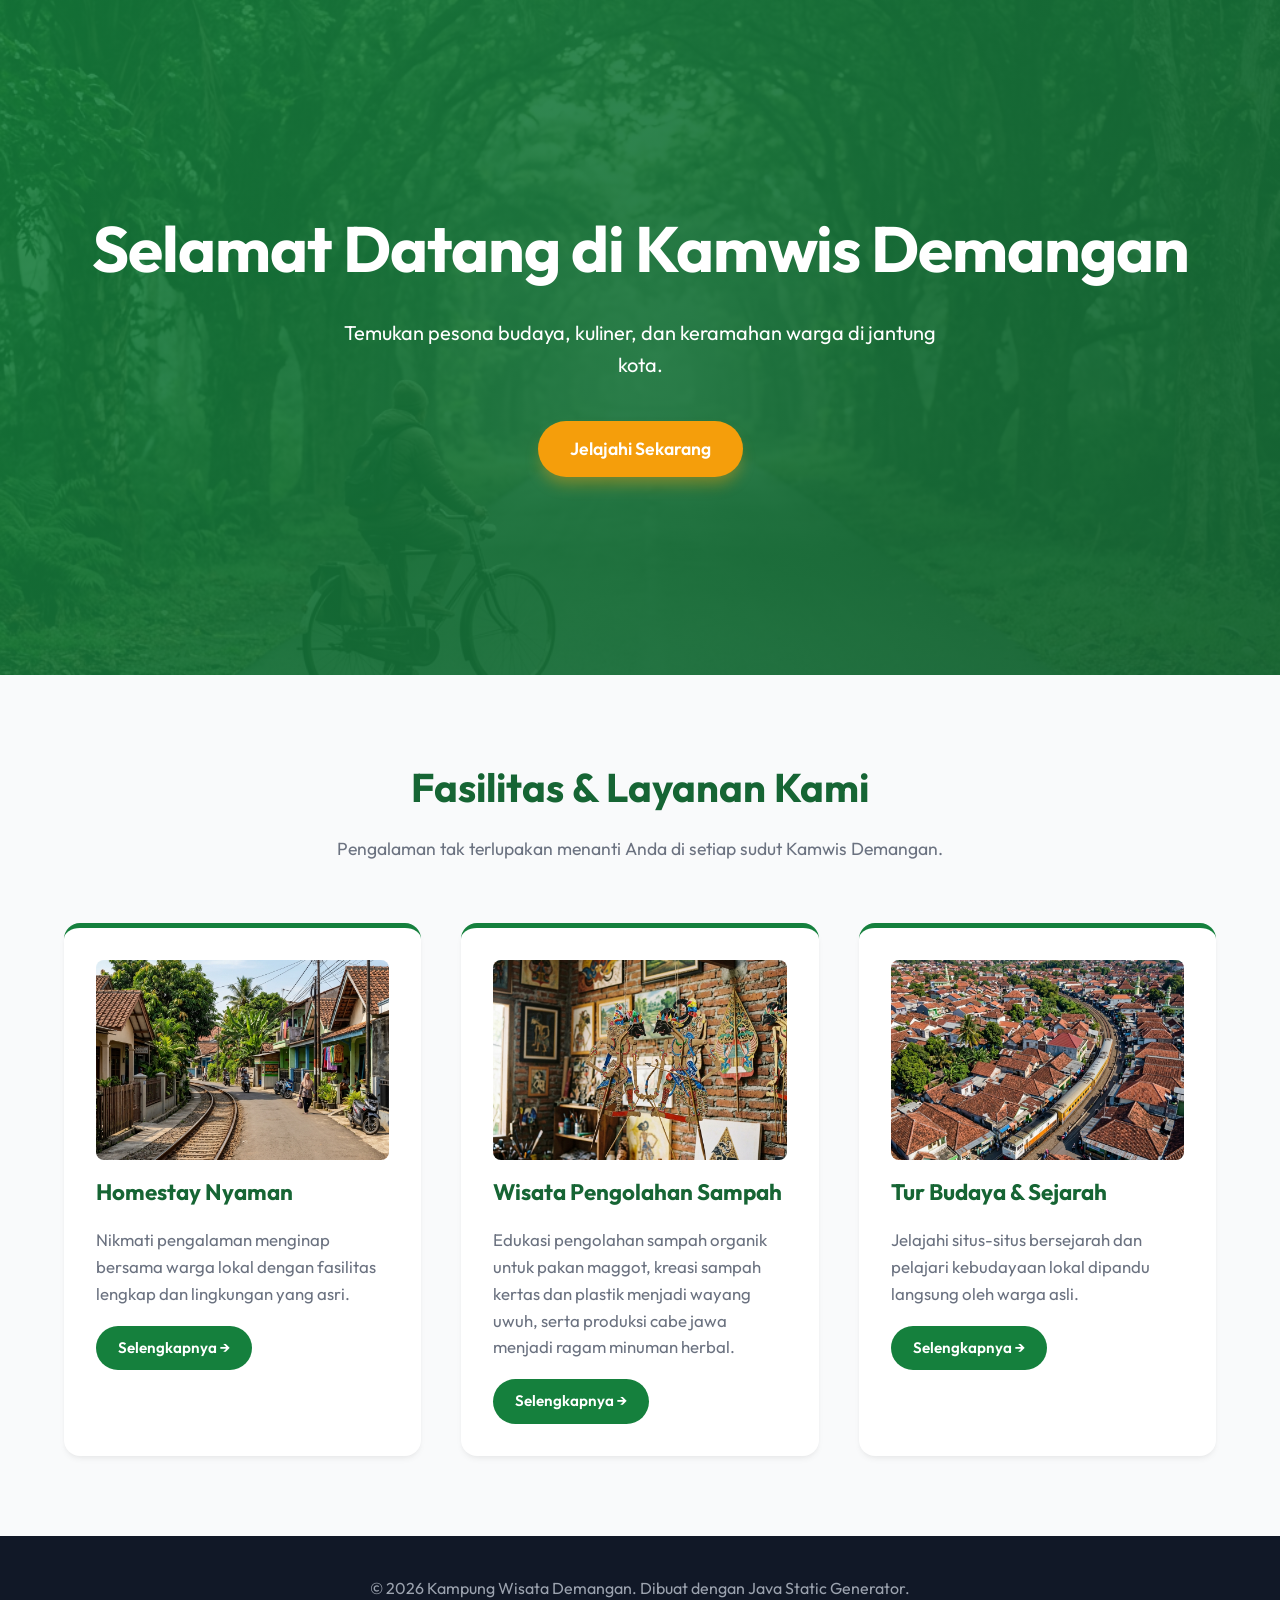
<file: output/index.html>
<!DOCTYPE html>
<html lang="id">
<head>
    <meta charset="UTF-8">
    <meta name="viewport" content="width=device-width, initial-scale=1.0">
    <title>Kampung Wisata Demangan</title>
    <!-- Font -->
    <link rel="preconnect" href="https://fonts.googleapis.com">
    <link rel="preconnect" href="https://fonts.gstatic.com" crossorigin>
    <link href="https://fonts.googleapis.com/css2?family=Outfit:wght@300;400;600;700&display=swap" rel="stylesheet">
    <!-- CSS -->
    <link rel="stylesheet" href="css/style.css">
    <link rel="stylesheet" href="css/detail.css">
</head>
<body>
    <header class="hero">
        <div class="hero-overlay"></div>
        <div class="hero-content">
            <h1>Selamat Datang di Kamwis Demangan</h1>
            <p>Temukan pesona budaya, kuliner, dan keramahan warga di jantung kota.</p>
            <a href="#fasilitas" class="btn-primary">Jelajahi Sekarang</a>
        </div>
    </header>

    <main class="container" id="fasilitas">
        <section class="facilities-section">
            <div class="section-header">
                <h2>Fasilitas & Layanan Kami</h2>
                <p>Pengalaman tak terlupakan menanti Anda di setiap sudut Kamwis Demangan.</p>
            </div>
            
            <div class="facilities-grid">
                <a href="homestay.html" class="card">
  <img src="images/homestay.jpg" alt="Homestay Nyaman" class="card-img">
  <h3>Homestay Nyaman</h3>
  <p>Nikmati pengalaman menginap bersama warga lokal dengan fasilitas lengkap dan lingkungan yang asri.</p>
  <span class="card-link">Selengkapnya →</span>
</a>
<a href="wisata-sampah.html" class="card">
  <img src="images/wayang-uwuh.jpg" alt="Wisata Pengolahan Sampah" class="card-img">
  <h3>Wisata Pengolahan Sampah</h3>
  <p>Edukasi pengolahan sampah organik untuk pakan maggot, kreasi sampah kertas dan plastik menjadi wayang uwuh, serta produksi cabe jawa menjadi ragam minuman herbal.</p>
  <span class="card-link">Selengkapnya →</span>
</a>
<a href="tur-budaya.html" class="card">
  <img src="images/tur-budaya.jpg" alt="Tur Budaya & Sejarah" class="card-img">
  <h3>Tur Budaya & Sejarah</h3>
  <p>Jelajahi situs-situs bersejarah dan pelajari kebudayaan lokal dipandu langsung oleh warga asli.</p>
  <span class="card-link">Selengkapnya →</span>
</a>

            </div>
        </section>
    </main>

    <footer>
        <div class="footer-content">
            <p>&copy; 2026 Kampung Wisata Demangan. Dibuat dengan Java Static Generator.</p>
        </div>
    </footer>
</body>
</html>
</file>
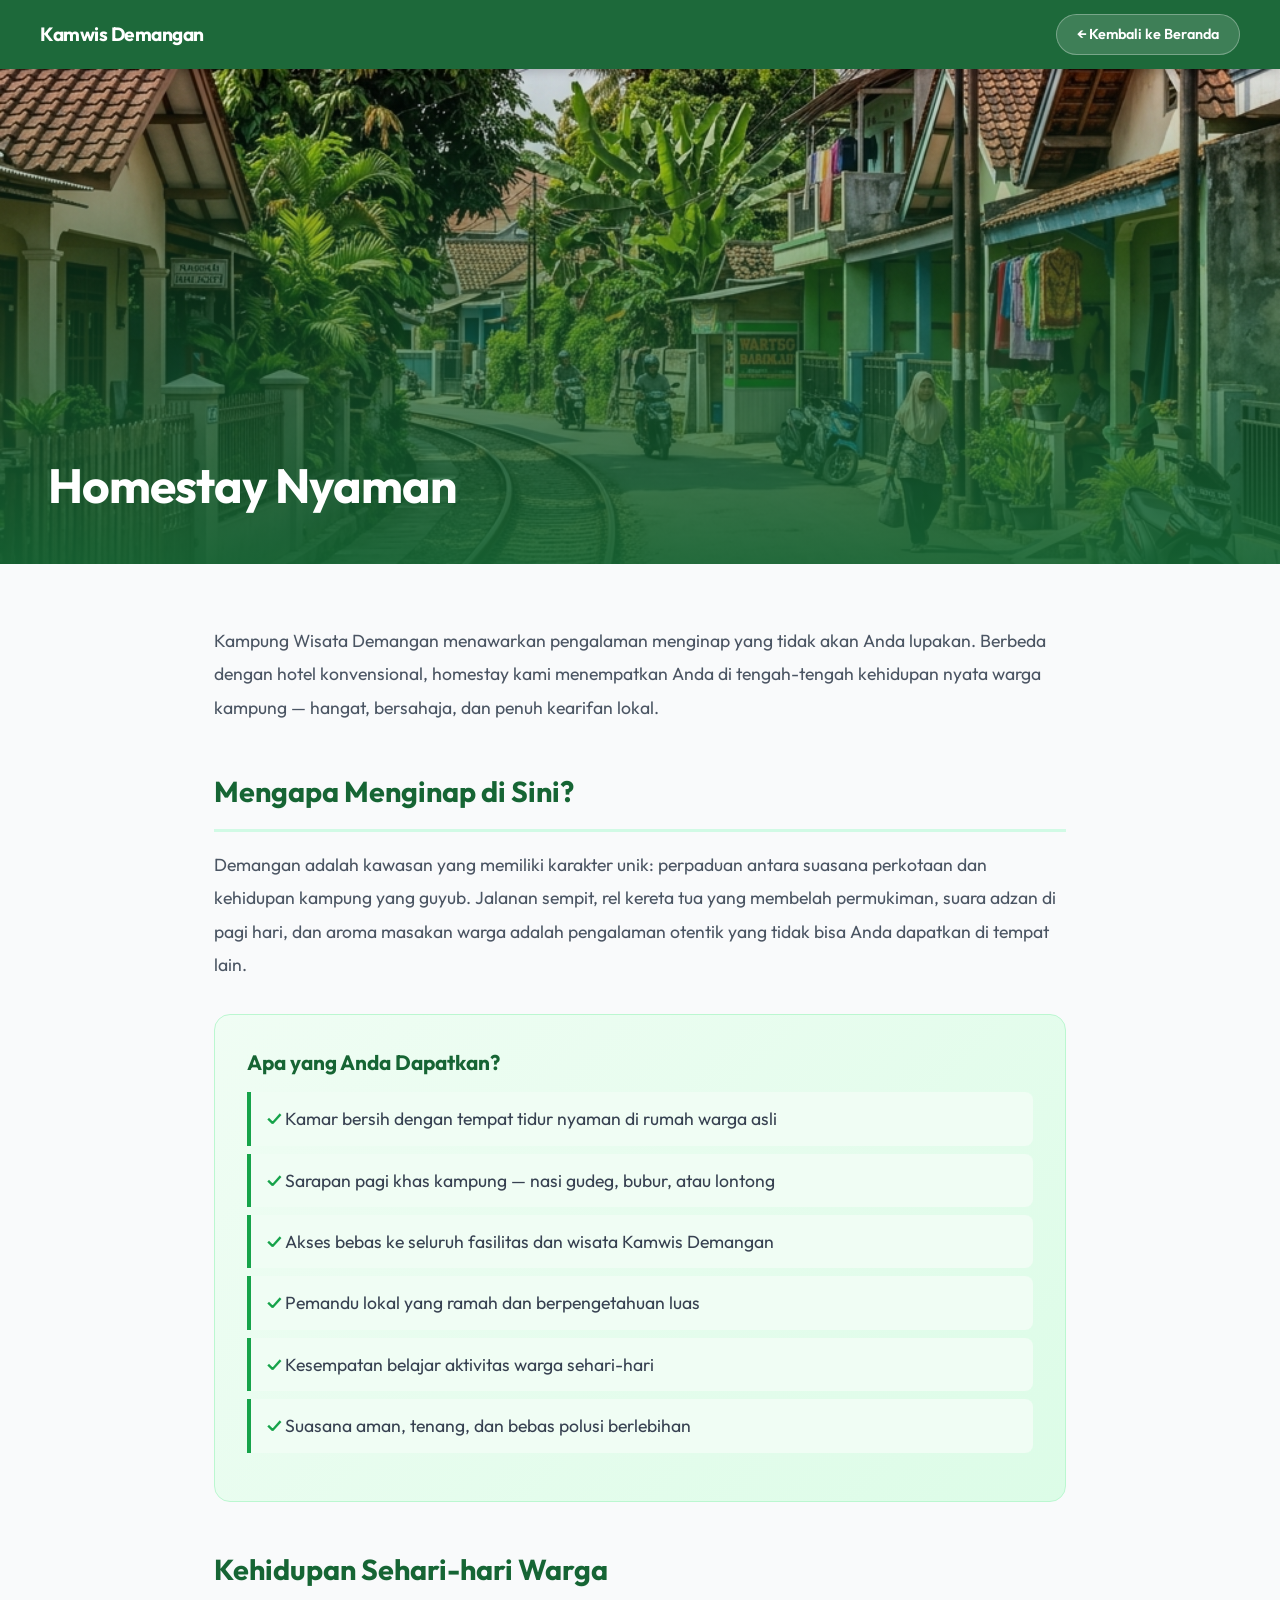
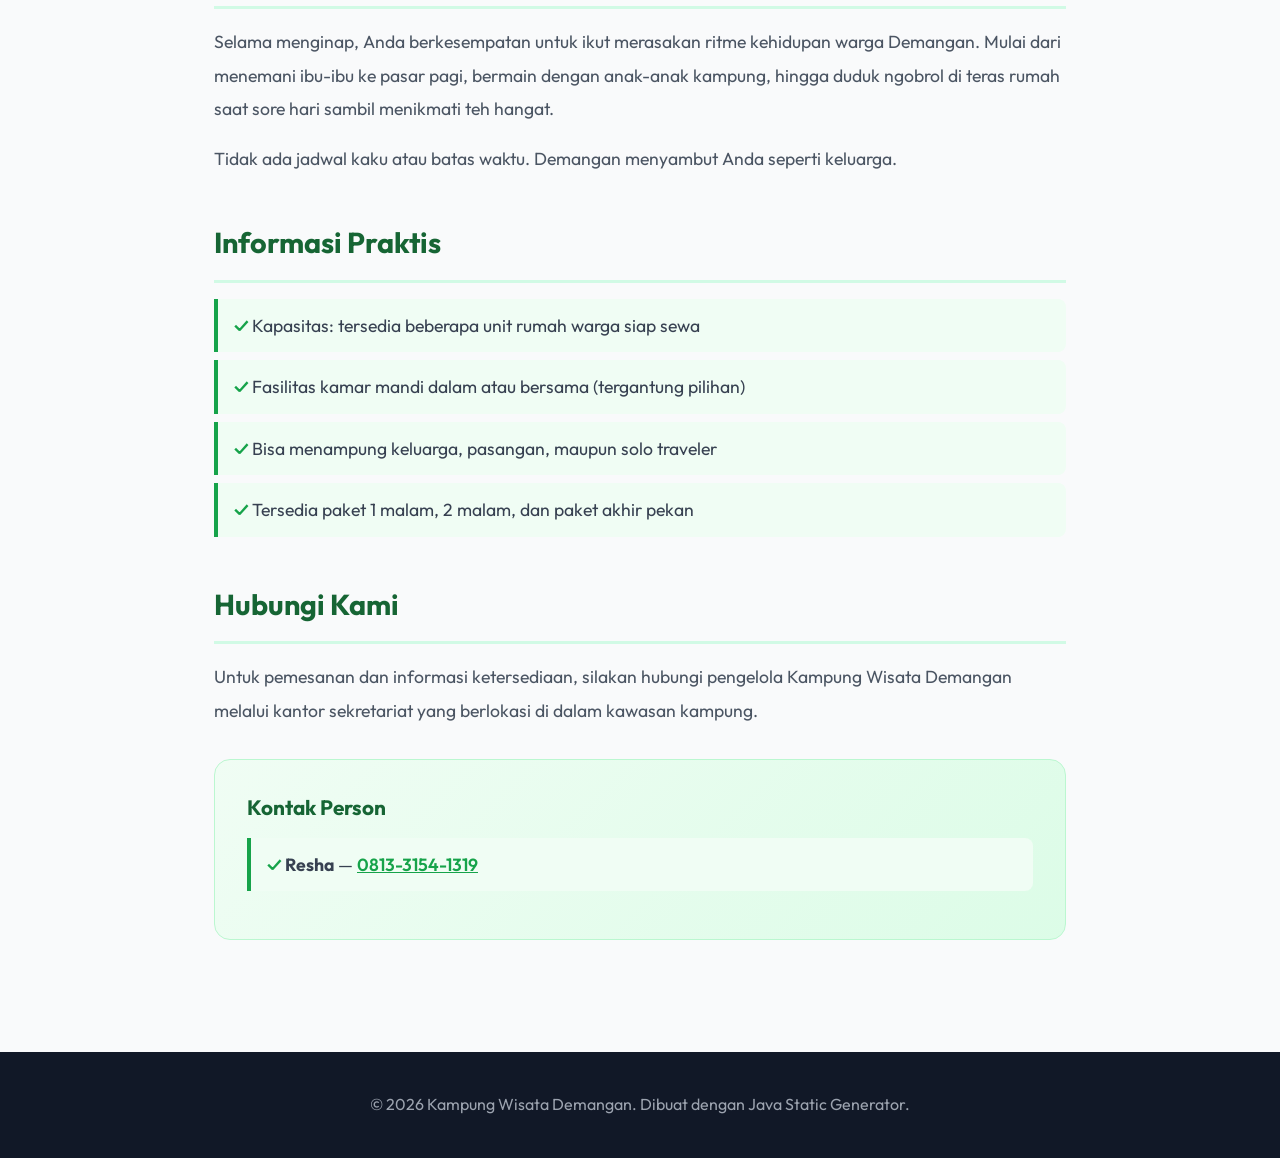
<file: output/homestay.html>
<!DOCTYPE html>
<html lang="id">
<head>
    <meta charset="UTF-8">
    <meta name="viewport" content="width=device-width, initial-scale=1.0">
    <title>Homestay Nyaman - Kampung Wisata Demangan</title>
    <meta name="description" content="Nikmati pengalaman menginap asli di tengah kehidupan warga Kampung Wisata Demangan yang hangat dan bersahaja.">
    <link rel="preconnect" href="https://fonts.googleapis.com">
    <link rel="preconnect" href="https://fonts.gstatic.com" crossorigin>
    <link href="https://fonts.googleapis.com/css2?family=Outfit:wght@300;400;600;700&display=swap" rel="stylesheet">
    <link rel="stylesheet" href="css/style.css">
    <link rel="stylesheet" href="css/detail.css">
</head>
<body>
    <nav class="topnav">
        <div class="topnav-inner">
            <a href="index.html" class="nav-logo">Kamwis Demangan</a>
            <a href="index.html" class="btn-back">← Kembali ke Beranda</a>
        </div>
    </nav>

    <div class="detail-hero" style="background-image: url('images/homestay.jpg');">
        <div class="detail-hero-overlay"></div>
        <div class="detail-hero-content">
            <h1>Homestay Nyaman</h1>
        </div>
    </div>

    <main class="detail-container">
        <div class="detail-body">
            <p>
                Kampung Wisata Demangan menawarkan pengalaman menginap yang tidak akan Anda lupakan. 
                Berbeda dengan hotel konvensional, homestay kami menempatkan Anda di tengah-tengah kehidupan nyata 
                warga kampung — hangat, bersahaja, dan penuh kearifan lokal.
            </p>

            <h2>Mengapa Menginap di Sini?</h2>
            <p>
                Demangan adalah kawasan yang memiliki karakter unik: perpaduan antara suasana perkotaan 
                dan kehidupan kampung yang guyub. Jalanan sempit, rel kereta tua yang membelah permukiman, 
                suara adzan di pagi hari, dan aroma masakan warga adalah pengalaman otentik yang tidak 
                bisa Anda dapatkan di tempat lain.
            </p>

            <div class="detail-info-box">
                <h3>Apa yang Anda Dapatkan?</h3>
                <ul>
                    <li>Kamar bersih dengan tempat tidur nyaman di rumah warga asli</li>
                    <li>Sarapan pagi khas kampung — nasi gudeg, bubur, atau lontong</li>
                    <li>Akses bebas ke seluruh fasilitas dan wisata Kamwis Demangan</li>
                    <li>Pemandu lokal yang ramah dan berpengetahuan luas</li>
                    <li>Kesempatan belajar aktivitas warga sehari-hari</li>
                    <li>Suasana aman, tenang, dan bebas polusi berlebihan</li>
                </ul>
            </div>

            <h2>Kehidupan Sehari-hari Warga</h2>
            <p>
                Selama menginap, Anda berkesempatan untuk ikut merasakan ritme kehidupan warga Demangan. 
                Mulai dari menemani ibu-ibu ke pasar pagi, bermain dengan anak-anak kampung, 
                hingga duduk ngobrol di teras rumah saat sore hari sambil menikmati teh hangat.
            </p>
            <p>
                Tidak ada jadwal kaku atau batas waktu. Demangan menyambut Anda seperti keluarga.
            </p>

            <h2>Informasi Praktis</h2>
            <ul>
                <li>Kapasitas: tersedia beberapa unit rumah warga siap sewa</li>
                <li>Fasilitas kamar mandi dalam atau bersama (tergantung pilihan)</li>
                <li>Bisa menampung keluarga, pasangan, maupun solo traveler</li>
                <li>Tersedia paket 1 malam, 2 malam, dan paket akhir pekan</li>
            </ul>

            <h2>Hubungi Kami</h2>
            <p>
                Untuk pemesanan dan informasi ketersediaan, silakan hubungi pengelola Kampung Wisata 
                Demangan melalui kantor sekretariat yang berlokasi di dalam kawasan kampung.
            </p>
            <div class="detail-info-box">
                <h3>Kontak Person</h3>
                <ul>
                    <li><strong>Resha</strong> — <a href="tel:+6281331541319" style="color:#16a34a; font-weight:600;">0813-3154-1319</a></li>
                </ul>
            </div>
        </div>
    </main>

    <footer>
        <div class="footer-content">
            <p>&copy; 2026 Kampung Wisata Demangan. Dibuat dengan Java Static Generator.</p>
        </div>
    </footer>
</body>
</html>
</file>
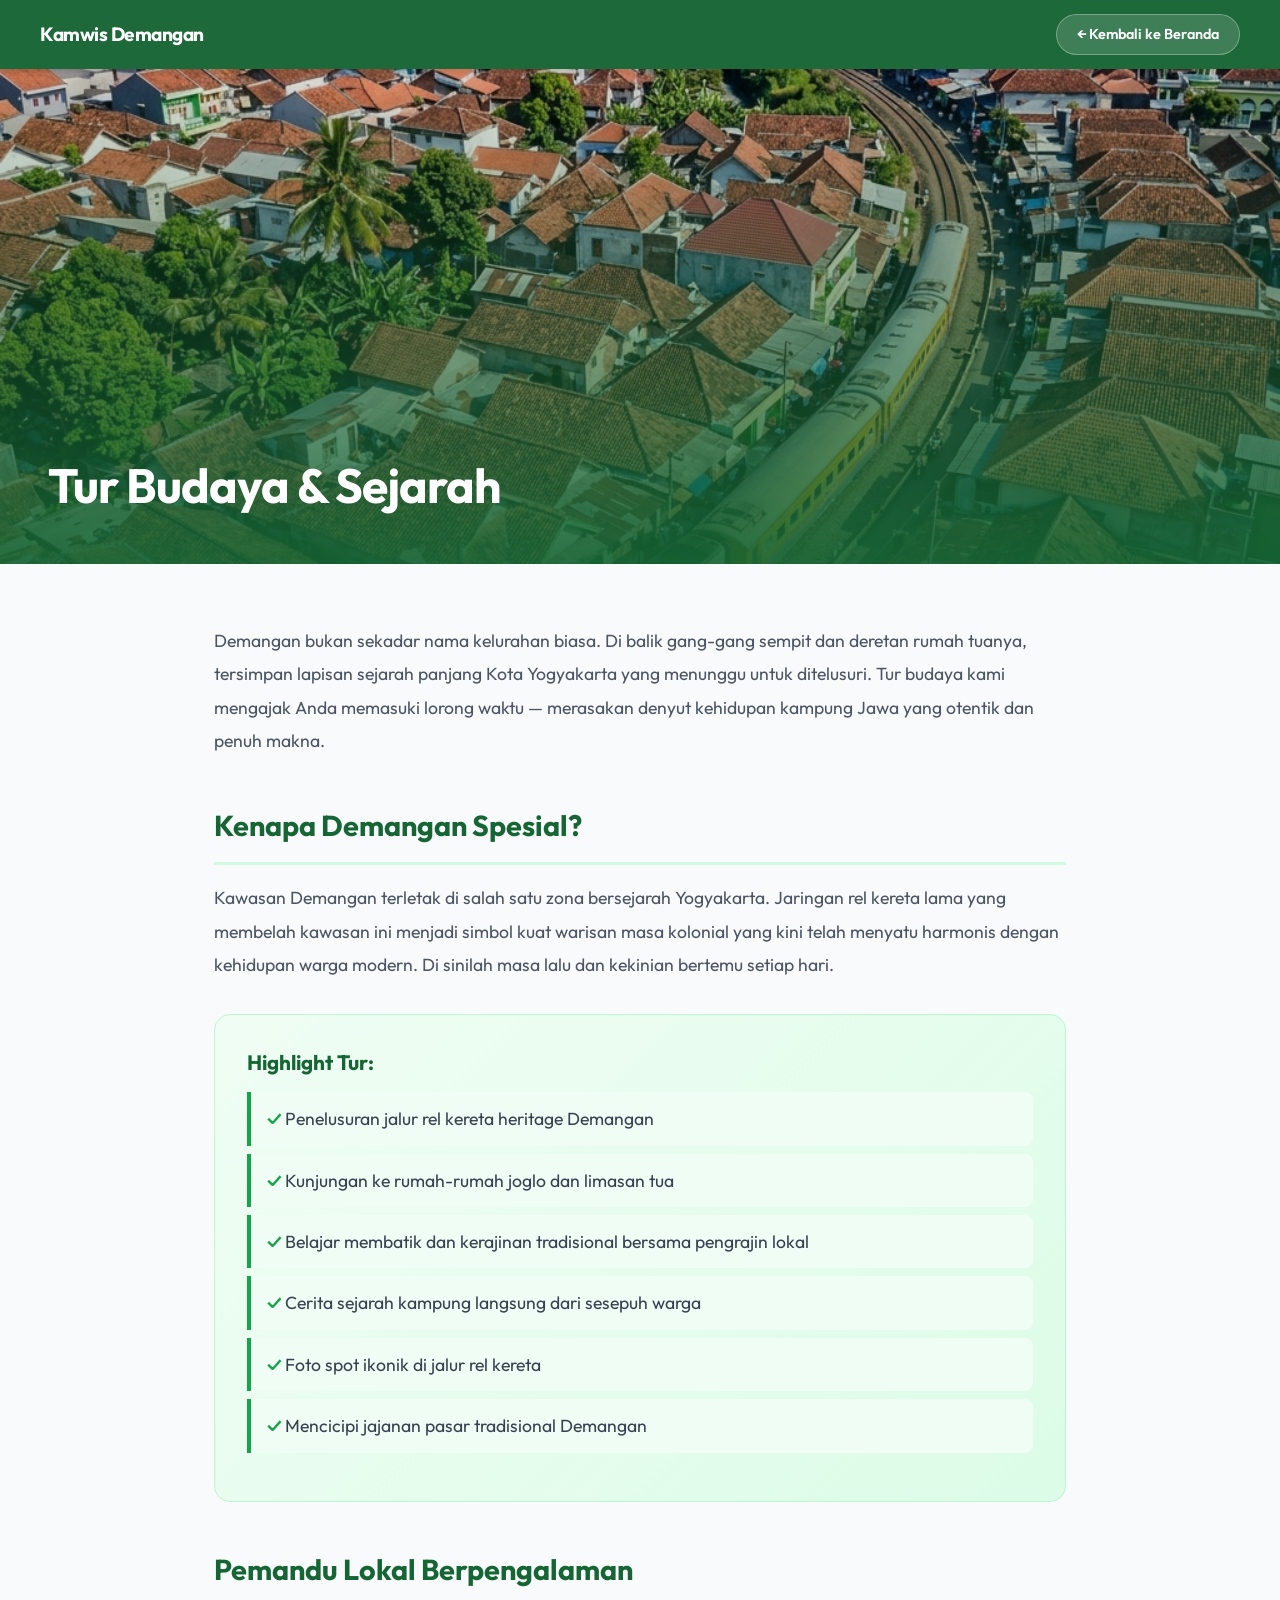
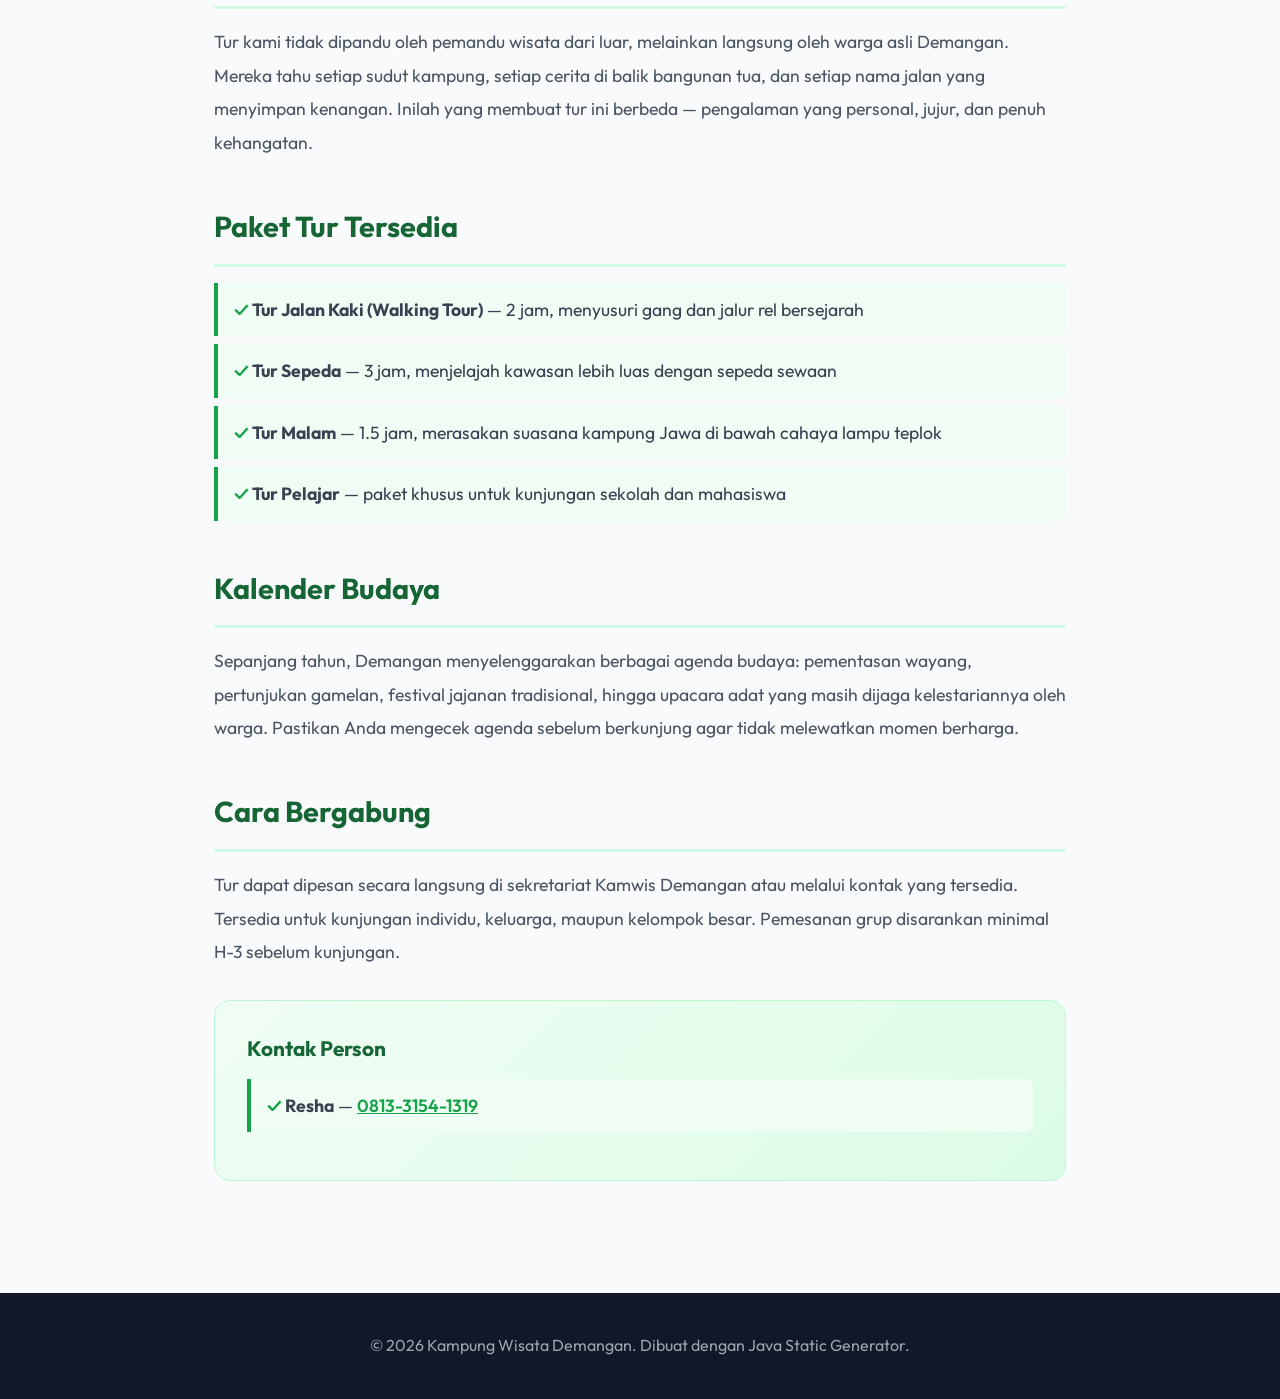
<file: output/tur-budaya.html>
<!DOCTYPE html>
<html lang="id">
<head>
    <meta charset="UTF-8">
    <meta name="viewport" content="width=device-width, initial-scale=1.0">
    <title>Tur Budaya & Sejarah - Kampung Wisata Demangan</title>
    <meta name="description" content="Jelajahi situs-situs bersejarah dan kekayaan budaya lokal Kampung Wisata Demangan dipandu langsung oleh warga asli.">
    <link rel="preconnect" href="https://fonts.googleapis.com">
    <link rel="preconnect" href="https://fonts.gstatic.com" crossorigin>
    <link href="https://fonts.googleapis.com/css2?family=Outfit:wght@300;400;600;700&display=swap" rel="stylesheet">
    <link rel="stylesheet" href="css/style.css">
    <link rel="stylesheet" href="css/detail.css">
</head>
<body>
    <nav class="topnav">
        <div class="topnav-inner">
            <a href="index.html" class="nav-logo">Kamwis Demangan</a>
            <a href="index.html" class="btn-back">← Kembali ke Beranda</a>
        </div>
    </nav>

    <div class="detail-hero" style="background-image: url('images/tur-budaya.jpg');">
        <div class="detail-hero-overlay"></div>
        <div class="detail-hero-content">
            <h1>Tur Budaya &amp; Sejarah</h1>
        </div>
    </div>

    <main class="detail-container">
        <div class="detail-body">
            <p>
                Demangan bukan sekadar nama kelurahan biasa. Di balik gang-gang sempit dan deretan 
                rumah tuanya, tersimpan lapisan sejarah panjang Kota Yogyakarta yang menunggu untuk 
                ditelusuri. Tur budaya kami mengajak Anda memasuki lorong waktu — merasakan denyut 
                kehidupan kampung Jawa yang otentik dan penuh makna.
            </p>

            <h2>Kenapa Demangan Spesial?</h2>
            <p>
                Kawasan Demangan terletak di salah satu zona bersejarah Yogyakarta. Jaringan rel kereta 
                lama yang membelah kawasan ini menjadi simbol kuat warisan masa kolonial yang kini telah 
                menyatu harmonis dengan kehidupan warga modern. Di sinilah masa lalu dan kekinian bertemu 
                setiap hari.
            </p>

            <div class="detail-info-box">
                <h3>Highlight Tur:</h3>
                <ul>
                    <li>Penelusuran jalur rel kereta heritage Demangan</li>
                    <li>Kunjungan ke rumah-rumah joglo dan limasan tua</li>
                    <li>Belajar membatik dan kerajinan tradisional bersama pengrajin lokal</li>
                    <li>Cerita sejarah kampung langsung dari sesepuh warga</li>
                    <li>Foto spot ikonik di jalur rel kereta</li>
                    <li>Mencicipi jajanan pasar tradisional Demangan</li>
                </ul>
            </div>

            <h2>Pemandu Lokal Berpengalaman</h2>
            <p>
                Tur kami tidak dipandu oleh pemandu wisata dari luar, melainkan langsung oleh warga 
                asli Demangan. Mereka tahu setiap sudut kampung, setiap cerita di balik bangunan tua, 
                dan setiap nama jalan yang menyimpan kenangan. Inilah yang membuat tur ini berbeda — 
                pengalaman yang personal, jujur, dan penuh kehangatan.
            </p>

            <h2>Paket Tur Tersedia</h2>
            <ul>
                <li><strong>Tur Jalan Kaki (Walking Tour)</strong> — 2 jam, menyusuri gang dan jalur rel bersejarah</li>
                <li><strong>Tur Sepeda</strong> — 3 jam, menjelajah kawasan lebih luas dengan sepeda sewaan</li>
                <li><strong>Tur Malam</strong> — 1.5 jam, merasakan suasana kampung Jawa di bawah cahaya lampu teplok</li>
                <li><strong>Tur Pelajar</strong> — paket khusus untuk kunjungan sekolah dan mahasiswa</li>
            </ul>

            <h2>Kalender Budaya</h2>
            <p>
                Sepanjang tahun, Demangan menyelenggarakan berbagai agenda budaya: pementasan wayang, 
                pertunjukan gamelan, festival jajanan tradisional, hingga upacara adat yang masih 
                dijaga kelestariannya oleh warga. Pastikan Anda mengecek agenda sebelum berkunjung 
                agar tidak melewatkan momen berharga.
            </p>

            <h2>Cara Bergabung</h2>
            <p>
                Tur dapat dipesan secara langsung di sekretariat Kamwis Demangan atau melalui kontak 
                yang tersedia. Tersedia untuk kunjungan individu, keluarga, maupun kelompok besar. 
                Pemesanan grup disarankan minimal H-3 sebelum kunjungan.
            </p>
            <div class="detail-info-box">
                <h3>Kontak Person</h3>
                <ul>
                    <li><strong>Resha</strong> — <a href="tel:+6281331541319" style="color:#16a34a; font-weight:600;">0813-3154-1319</a></li>
                </ul>
            </div>
        </div>
    </main>

    <footer>
        <div class="footer-content">
            <p>&copy; 2026 Kampung Wisata Demangan. Dibuat dengan Java Static Generator.</p>
        </div>
    </footer>
</body>
</html>
</file>
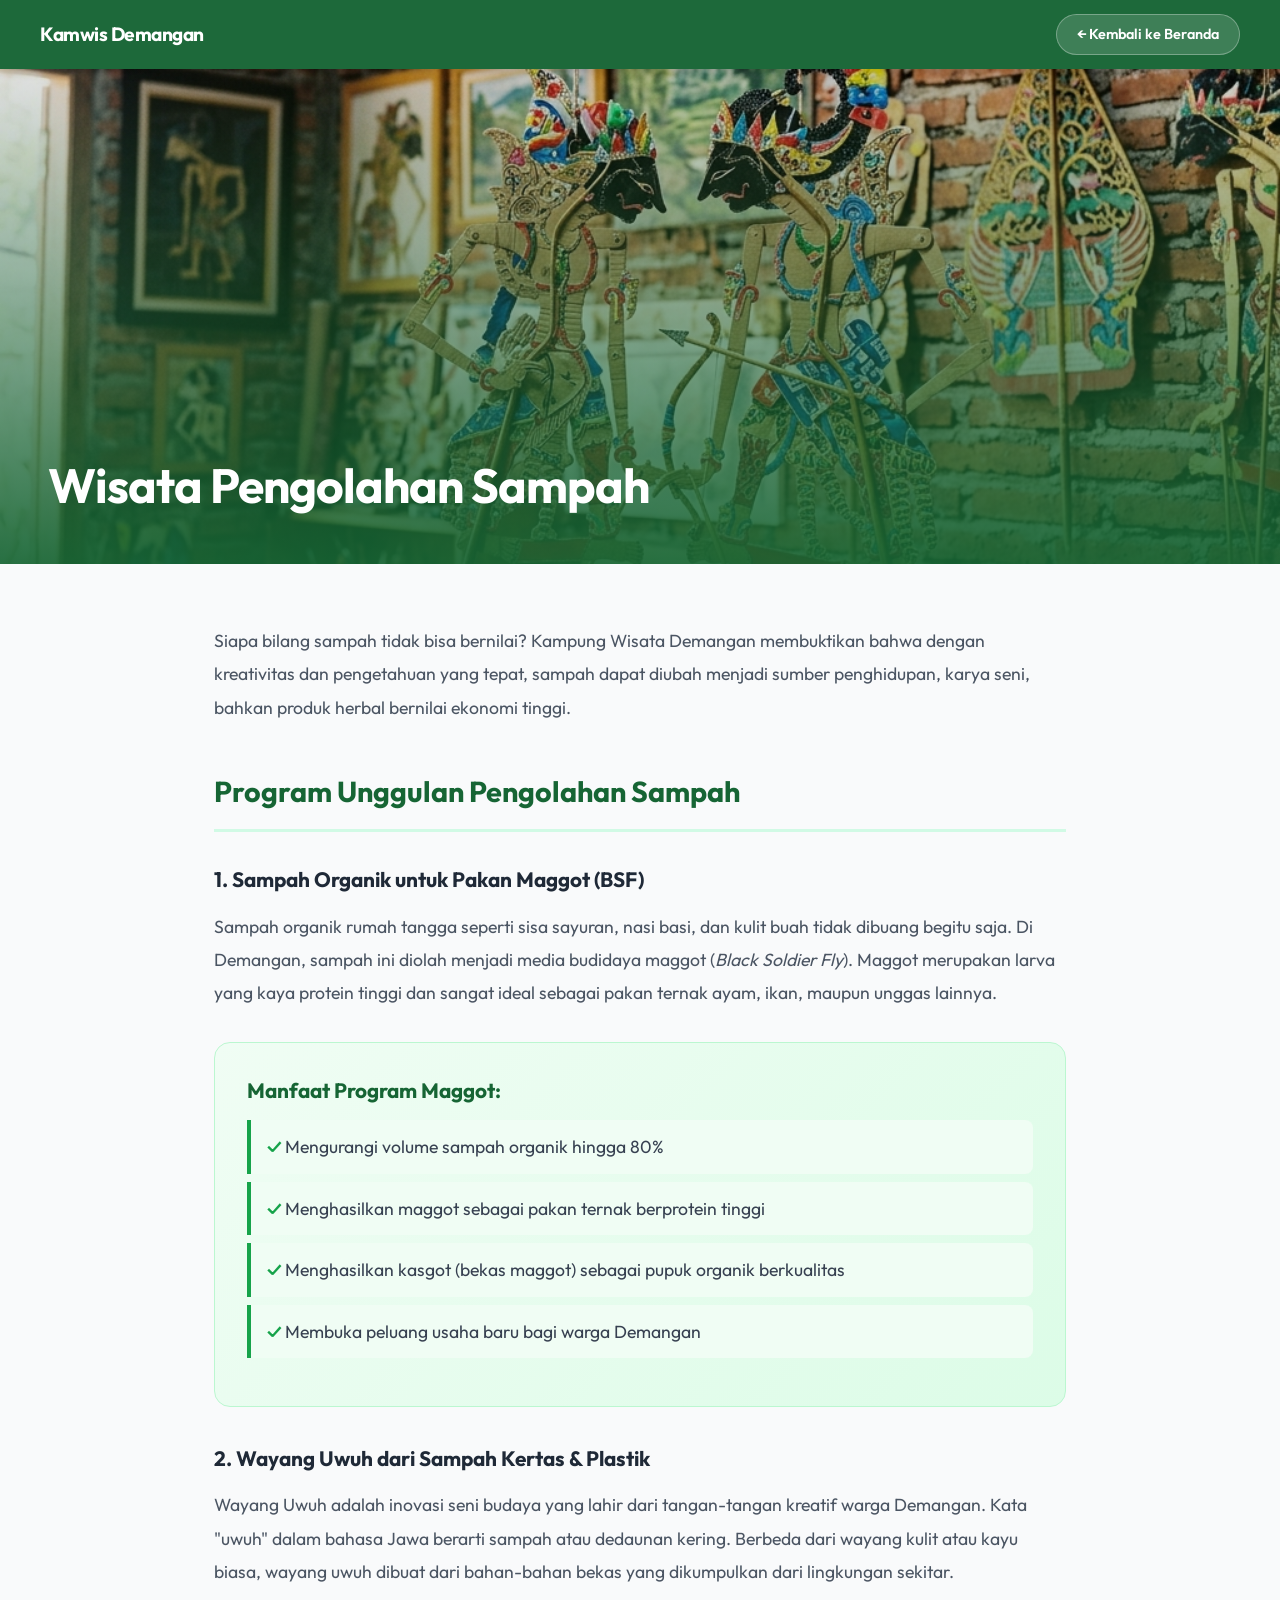
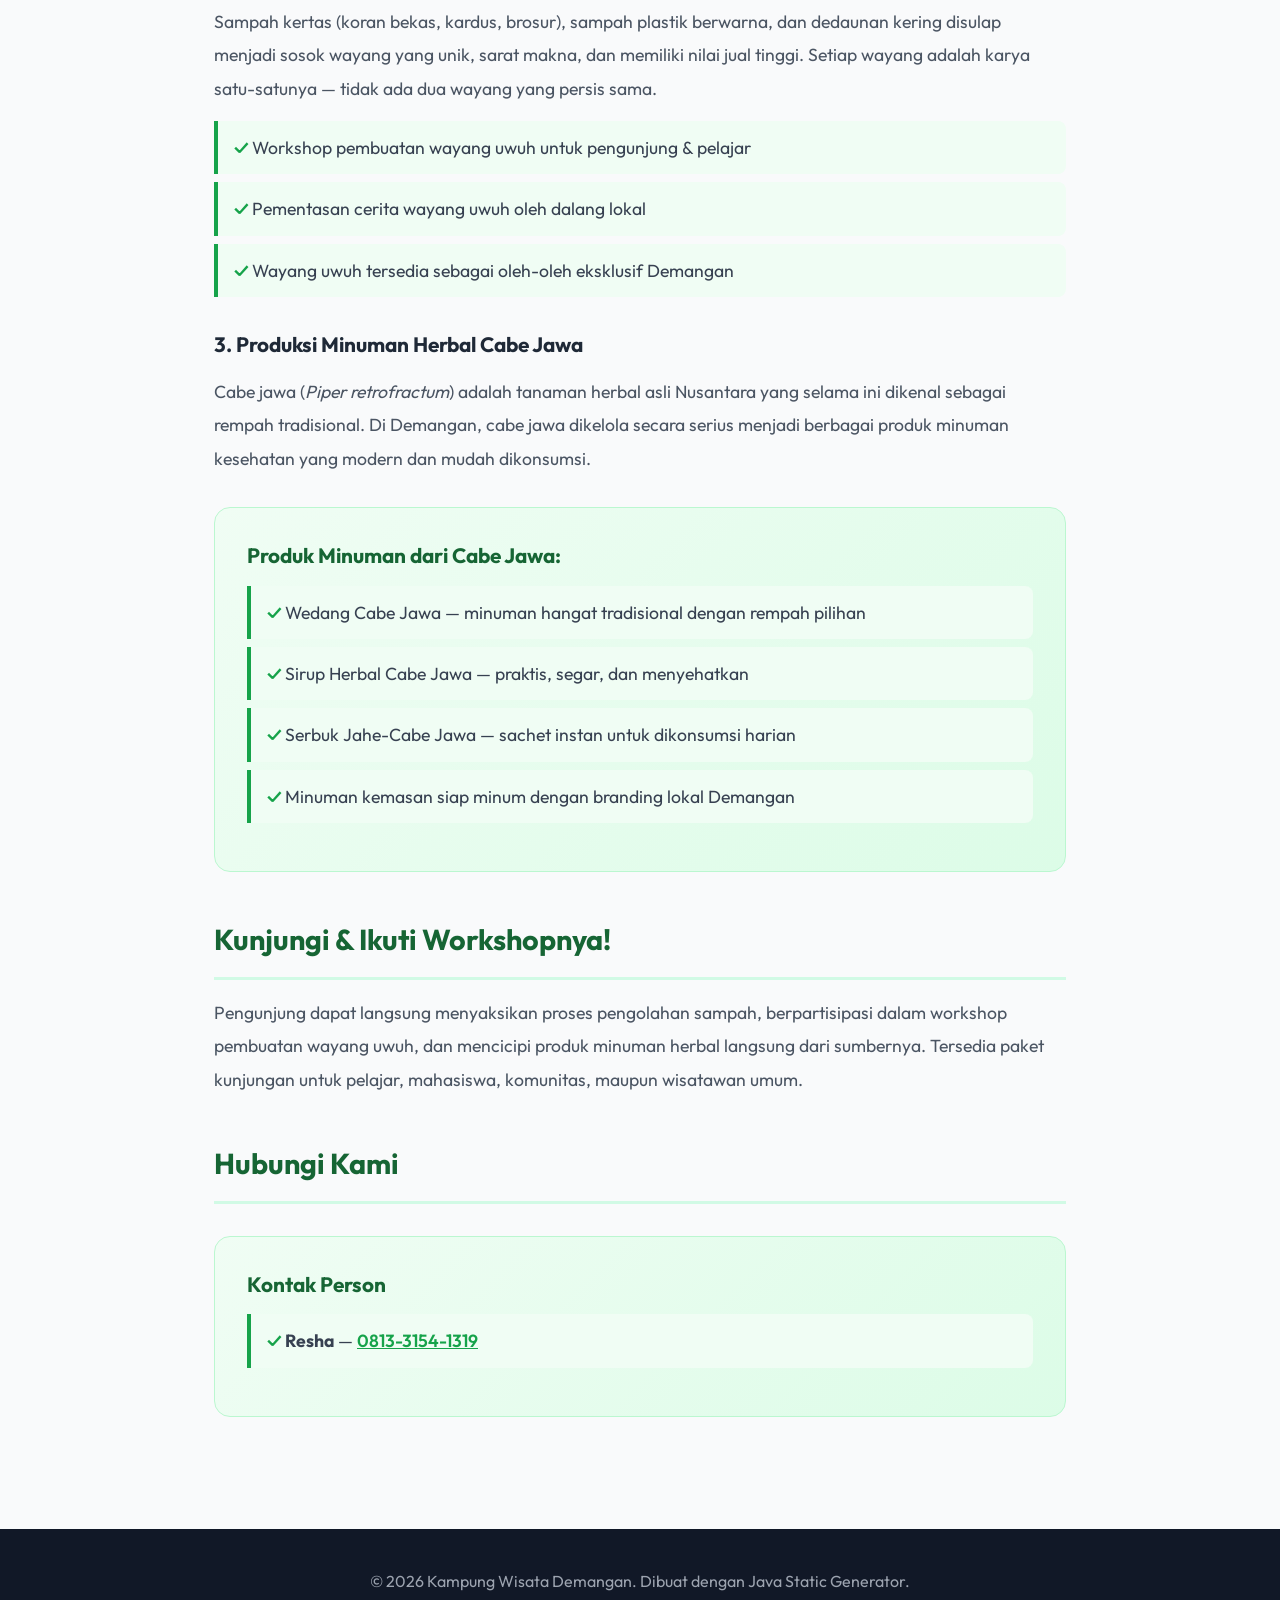
<file: output/wisata-sampah.html>
<!DOCTYPE html>
<html lang="id">
<head>
    <meta charset="UTF-8">
    <meta name="viewport" content="width=device-width, initial-scale=1.0">
    <title>Wisata Pengolahan Sampah - Kampung Wisata Demangan</title>
    <meta name="description" content="Program edukasi pengolahan sampah organik untuk maggot, kreasi wayang uwuh, dan produksi minuman herbal cabe jawa.">
    <link rel="preconnect" href="https://fonts.googleapis.com">
    <link rel="preconnect" href="https://fonts.gstatic.com" crossorigin>
    <link href="https://fonts.googleapis.com/css2?family=Outfit:wght@300;400;600;700&display=swap" rel="stylesheet">
    <link rel="stylesheet" href="css/style.css">
    <link rel="stylesheet" href="css/detail.css">
</head>
<body>
    <nav class="topnav">
        <div class="topnav-inner">
            <a href="index.html" class="nav-logo">Kamwis Demangan</a>
            <a href="index.html" class="btn-back">← Kembali ke Beranda</a>
        </div>
    </nav>

    <div class="detail-hero" style="background-image: url('images/wayang-uwuh.jpg');">
        <div class="detail-hero-overlay"></div>
        <div class="detail-hero-content">
            <h1>Wisata Pengolahan Sampah</h1>
        </div>
    </div>

    <main class="detail-container">
        <div class="detail-body">
            <p>
                Siapa bilang sampah tidak bisa bernilai? Kampung Wisata Demangan membuktikan bahwa dengan 
                kreativitas dan pengetahuan yang tepat, sampah dapat diubah menjadi sumber penghidupan, 
                karya seni, bahkan produk herbal bernilai ekonomi tinggi.
            </p>

            <h2>Program Unggulan Pengolahan Sampah</h2>

            <h3>1. Sampah Organik untuk Pakan Maggot (BSF)</h3>
            <p>
                Sampah organik rumah tangga seperti sisa sayuran, nasi basi, dan kulit buah tidak dibuang 
                begitu saja. Di Demangan, sampah ini diolah menjadi media budidaya maggot (<em>Black Soldier Fly</em>). 
                Maggot merupakan larva yang kaya protein tinggi dan sangat ideal sebagai pakan ternak ayam, 
                ikan, maupun unggas lainnya.
            </p>
            <div class="detail-info-box">
                <h3>Manfaat Program Maggot:</h3>
                <ul>
                    <li>Mengurangi volume sampah organik hingga 80%</li>
                    <li>Menghasilkan maggot sebagai pakan ternak berprotein tinggi</li>
                    <li>Menghasilkan kasgot (bekas maggot) sebagai pupuk organik berkualitas</li>
                    <li>Membuka peluang usaha baru bagi warga Demangan</li>
                </ul>
            </div>

            <h3>2. Wayang Uwuh dari Sampah Kertas &amp; Plastik</h3>
            <p>
                Wayang Uwuh adalah inovasi seni budaya yang lahir dari tangan-tangan kreatif warga Demangan. 
                Kata "uwuh" dalam bahasa Jawa berarti sampah atau dedaunan kering. Berbeda dari wayang 
                kulit atau kayu biasa, wayang uwuh dibuat dari bahan-bahan bekas yang dikumpulkan dari 
                lingkungan sekitar.
            </p>
            <p>
                Sampah kertas (koran bekas, kardus, brosur), sampah plastik berwarna, dan dedaunan kering 
                disulap menjadi sosok wayang yang unik, sarat makna, dan memiliki nilai jual tinggi. 
                Setiap wayang adalah karya satu-satunya — tidak ada dua wayang yang persis sama.
            </p>
            <ul>
                <li>Workshop pembuatan wayang uwuh untuk pengunjung &amp; pelajar</li>
                <li>Pementasan cerita wayang uwuh oleh dalang lokal</li>
                <li>Wayang uwuh tersedia sebagai oleh-oleh eksklusif Demangan</li>
            </ul>

            <h3>3. Produksi Minuman Herbal Cabe Jawa</h3>
            <p>
                Cabe jawa (<em>Piper retrofractum</em>) adalah tanaman herbal asli Nusantara yang selama ini 
                dikenal sebagai rempah tradisional. Di Demangan, cabe jawa dikelola secara serius menjadi 
                berbagai produk minuman kesehatan yang modern dan mudah dikonsumsi.
            </p>
            <div class="detail-info-box">
                <h3>Produk Minuman dari Cabe Jawa:</h3>
                <ul>
                    <li>Wedang Cabe Jawa — minuman hangat tradisional dengan rempah pilihan</li>
                    <li>Sirup Herbal Cabe Jawa — praktis, segar, dan menyehatkan</li>
                    <li>Serbuk Jahe-Cabe Jawa — sachet instan untuk dikonsumsi harian</li>
                    <li>Minuman kemasan siap minum dengan branding lokal Demangan</li>
                </ul>
            </div>

            <h2>Kunjungi &amp; Ikuti Workshopnya!</h2>
            <p>
                Pengunjung dapat langsung menyaksikan proses pengolahan sampah, berpartisipasi dalam 
                workshop pembuatan wayang uwuh, dan mencicipi produk minuman herbal langsung dari sumbernya. 
                Tersedia paket kunjungan untuk pelajar, mahasiswa, komunitas, maupun wisatawan umum.
            </p>
            <h2>Hubungi Kami</h2>
            <div class="detail-info-box">
                <h3>Kontak Person</h3>
                <ul>
                    <li><strong>Resha</strong> — <a href="tel:+6281331541319" style="color:#16a34a; font-weight:600;">0813-3154-1319</a></li>
                </ul>
            </div>
        </div>
    </main>

    <footer>
        <div class="footer-content">
            <p>&copy; 2026 Kampung Wisata Demangan. Dibuat dengan Java Static Generator.</p>
        </div>
    </footer>
</body>
</html>
</file>
<file: output/css/style.css>
/* Desain Sistem - Vanilla CSS dengan Tema Premium */

:root {
    --primary: #15803d; /* Warna hijau premium */
    --primary-dark: #166534;
    --accent: #f59e0b; /* Warna aksen oranye keemasan */
    --text-dark: #1f2937;
    --text-light: #6b7280;
    --bg-main: #f9fafb;
    --bg-card: #ffffff;
}

* {
    margin: 0;
    padding: 0;
    box-sizing: border-box;
}

html {
    scroll-behavior: smooth;
}

body {
    font-family: 'Outfit', sans-serif;
    color: var(--text-dark);
    background-color: var(--bg-main);
    line-height: 1.6;
}

/* Hero Section */
.hero {
    position: relative;
    background: url('../images/hero_background.png') center/cover no-repeat;
    height: 75vh;
    display: flex;
    align-items: center;
    justify-content: center;
    text-align: center;
    color: white;
}

.hero-overlay {
    position: absolute;
    top: 0; left: 0; width: 100%; height: 100%;
    background: linear-gradient(135deg, rgba(21, 128, 61, 0.85), rgba(22, 101, 52, 0.95));
}

.hero-content {
    position: relative;
    z-index: 1;
    padding: 0 20px;
}

.hero-content h1 {
    font-size: 4rem;
    font-weight: 700;
    margin-bottom: 1rem;
    letter-spacing: -1px;
    animation: fadeInDown 1s cubic-bezier(0.16, 1, 0.3, 1);
}

.hero-content p {
    font-size: 1.25rem;
    max-width: 600px;
    margin: 0 auto 2.5rem;
    opacity: 0.9;
    animation: fadeInUp 1s cubic-bezier(0.16, 1, 0.3, 1) 0.2s both;
}

.btn-primary {
    display: inline-block;
    background-color: var(--accent);
    color: white;
    padding: 14px 32px;
    border-radius: 50px;
    text-decoration: none;
    font-weight: 600;
    font-size: 1.1rem;
    transition: all 0.3s ease;
    box-shadow: 0 10px 15px -3px rgba(245, 158, 11, 0.4);
    animation: fadeInUp 1s cubic-bezier(0.16, 1, 0.3, 1) 0.4s both;
}

.btn-primary:hover {
    background-color: #d97706;
    transform: translateY(-3px);
    box-shadow: 0 20px 25px -5px rgba(245, 158, 11, 0.5);
}

/* Container & Sections */
.container {
    max-width: 1200px;
    margin: 0 auto;
    padding: 80px 24px;
}

.section-header {
    text-align: center;
    margin-bottom: 60px;
}

.section-header h2 {
    font-size: 2.5rem;
    color: var(--primary-dark);
    margin-bottom: 16px;
}

.section-header p {
    color: var(--text-light);
    font-size: 1.1rem;
}

/* Grid Fasilitas */
.facilities-grid {
    display: grid;
    grid-template-columns: repeat(auto-fit, minmax(320px, 1fr));
    gap: 40px;
}

/* Card dengan Micro-Animations */
.card {
    background: var(--bg-card);
    border-radius: 16px;
    padding: 32px;
    box-shadow: 0 4px 6px -1px rgba(0, 0, 0, 0.05), 0 2px 4px -1px rgba(0, 0, 0, 0.03);
    border-top: 5px solid var(--primary);
    transition: all 0.4s cubic-bezier(0.16, 1, 0.3, 1);
    position: relative;
    overflow: hidden;
    text-decoration: none;
    color: inherit;
    display: block;
    cursor: pointer;
}

.card::before {
    content: '';
    position: absolute;
    top: 0; left: 0; width: 100%; height: 100%;
    background: linear-gradient(to bottom, rgba(21,128,61,0.02), transparent);
    opacity: 0;
    transition: opacity 0.4s;
}

.card:hover {
    transform: translateY(-10px);
    box-shadow: 0 20px 25px -5px rgba(0, 0, 0, 0.1), 0 10px 10px -5px rgba(0, 0, 0, 0.04);
}

.card:hover::before {
    opacity: 1;
}

.card h3 {
    font-size: 1.4rem;
    color: var(--primary-dark);
    margin-bottom: 16px;
    position: relative;
}

.card p {
    color: var(--text-light);
    font-size: 1.05rem;
    position: relative;
}

.card-img {
    width: 100%;
    height: 200px;
    object-fit: cover;
    border-radius: 8px;
    margin-bottom: 15px;
    display: block;
    margin-left: auto;
    margin-right: auto;
}

/* Footer */
footer {
    background: #111827;
    color: #9ca3af;
    text-align: center;
    padding: 40px 24px;
}

/* Animations */
@keyframes fadeInDown {
    from { opacity: 0; transform: translateY(-30px); }
    to { opacity: 1; transform: translateY(0); }
}
@keyframes fadeInUp {
    from { opacity: 0; transform: translateY(30px); }
    to { opacity: 1; transform: translateY(0); }
}

/* Responsif */
@media (max-width: 768px) {
    .hero-content h1 { font-size: 2.8rem; }
    .hero-content p { font-size: 1.1rem; }
    .container { padding: 60px 20px; }
}
</file>
<file: output/css/detail.css>
/* ==============================
   NAVIGATION BAR
================================= */
.topnav {
    position: sticky;
    top: 0;
    z-index: 100;
    background: rgba(22, 101, 52, 0.97);
    backdrop-filter: blur(10px);
    padding: 14px 24px;
    box-shadow: 0 2px 10px rgba(0,0,0,0.2);
}

.topnav-inner {
    max-width: 1200px;
    margin: 0 auto;
    display: flex;
    justify-content: space-between;
    align-items: center;
}

.nav-logo {
    font-family: 'Outfit', sans-serif;
    font-size: 1.2rem;
    font-weight: 700;
    color: white;
    text-decoration: none;
    letter-spacing: -0.5px;
}

.btn-back {
    display: inline-block;
    background: rgba(255,255,255,0.15);
    color: white;
    padding: 8px 20px;
    border-radius: 50px;
    text-decoration: none;
    font-weight: 600;
    font-size: 0.9rem;
    transition: all 0.3s ease;
    border: 1px solid rgba(255,255,255,0.3);
}

.btn-back:hover {
    background: rgba(255,255,255,0.3);
    transform: translateX(-3px);
}

/* ==============================
   DETAIL HERO
================================= */
.detail-hero {
    position: relative;
    height: 55vh;
    background-size: cover;
    background-position: center;
    display: flex;
    align-items: flex-end;
}

.detail-hero-overlay {
    position: absolute;
    top: 0; left: 0; width: 100%; height: 100%;
    background: linear-gradient(to bottom, rgba(0,0,0,0.1), rgba(22, 101, 52, 0.92));
}

.detail-hero-content {
    position: relative;
    z-index: 1;
    padding: 40px 48px;
    color: white;
}

.detail-hero-content h1 {
    font-size: 3rem;
    font-weight: 700;
    letter-spacing: -1px;
    animation: fadeInUp 0.8s cubic-bezier(0.16, 1, 0.3, 1);
}

/* ==============================
   DETAIL BODY
================================= */
.detail-container {
    max-width: 900px;
    margin: 0 auto;
    padding: 60px 24px 80px;
}

.detail-body {
    font-size: 1.1rem;
    line-height: 1.9;
    color: #374151;
}

.detail-body h2 {
    font-size: 1.8rem;
    color: #166534;
    margin: 40px 0 16px;
    padding-bottom: 10px;
    border-bottom: 3px solid #d1fae5;
}

.detail-body h3 {
    font-size: 1.3rem;
    color: #1f2937;
    margin: 28px 0 10px;
}

.detail-body p {
    margin-bottom: 16px;
    color: #4b5563;
}

.detail-body ul {
    list-style: none;
    padding: 0;
    margin-bottom: 20px;
}

.detail-body ul li {
    padding: 10px 16px;
    margin-bottom: 8px;
    background: #f0fdf4;
    border-left: 4px solid #16a34a;
    border-radius: 0 8px 8px 0;
    color: #374151;
}

.detail-body ul li::before {
    content: '✓ ';
    color: #16a34a;
    font-weight: 700;
}

.detail-info-box {
    background: linear-gradient(135deg, #f0fdf4, #dcfce7);
    border: 1px solid #bbf7d0;
    border-radius: 16px;
    padding: 28px 32px;
    margin: 32px 0;
}

.detail-info-box h3 {
    margin-top: 0;
    color: #166534;
}

/* ==============================
   CARD LINK
================================= */
.card-link {
    display: inline-block;
    margin-top: 18px;
    background-color: var(--primary);
    color: white;
    padding: 10px 22px;
    border-radius: 50px;
    text-decoration: none;
    font-weight: 600;
    font-size: 0.95rem;
    transition: all 0.3s ease;
}

.card-link:hover {
    background-color: var(--primary-dark);
    transform: translateY(-2px);
    box-shadow: 0 8px 15px rgba(21,128,61,0.3);
}

/* ==============================
   RESPONSIVE DETAIL
================================= */
@media (max-width: 768px) {
    .detail-hero-content h1 { font-size: 2rem; }
    .detail-hero-content { padding: 30px 24px; }
    .detail-body { font-size: 1rem; }
}
</file>
